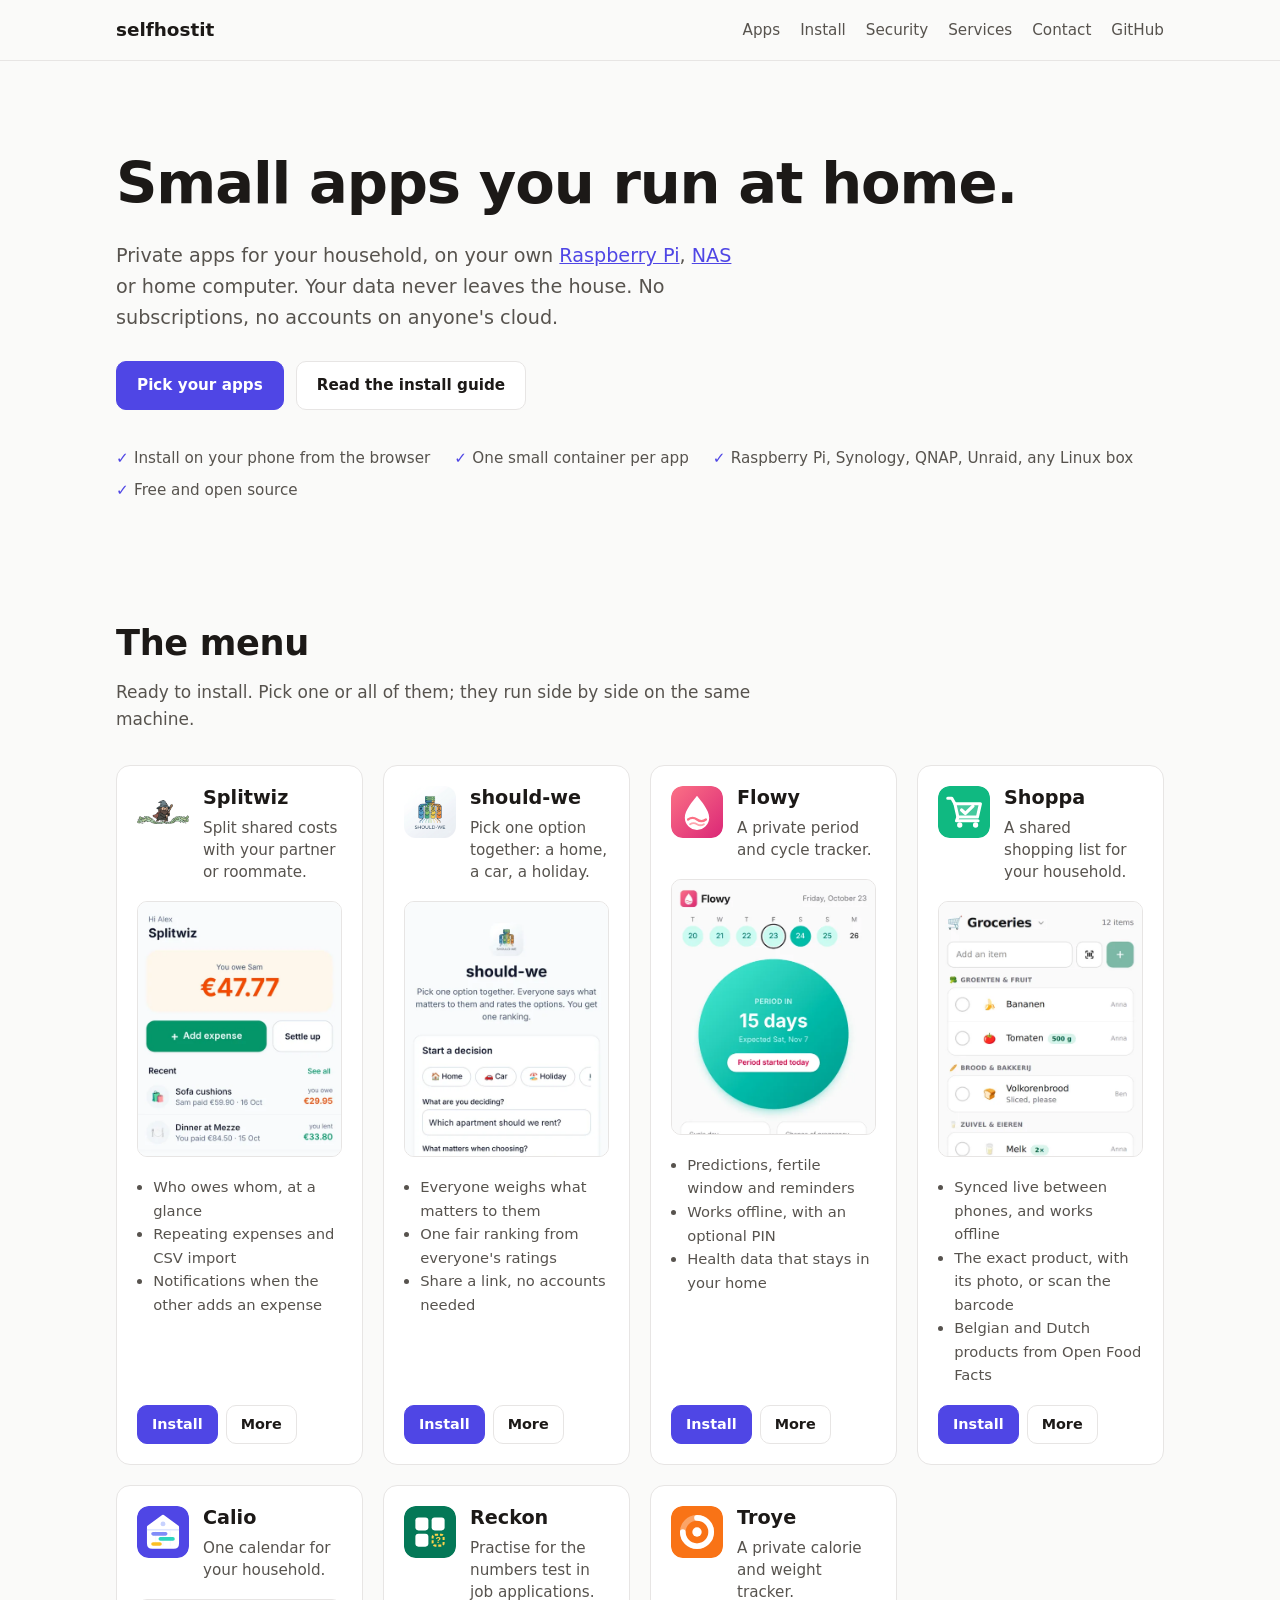
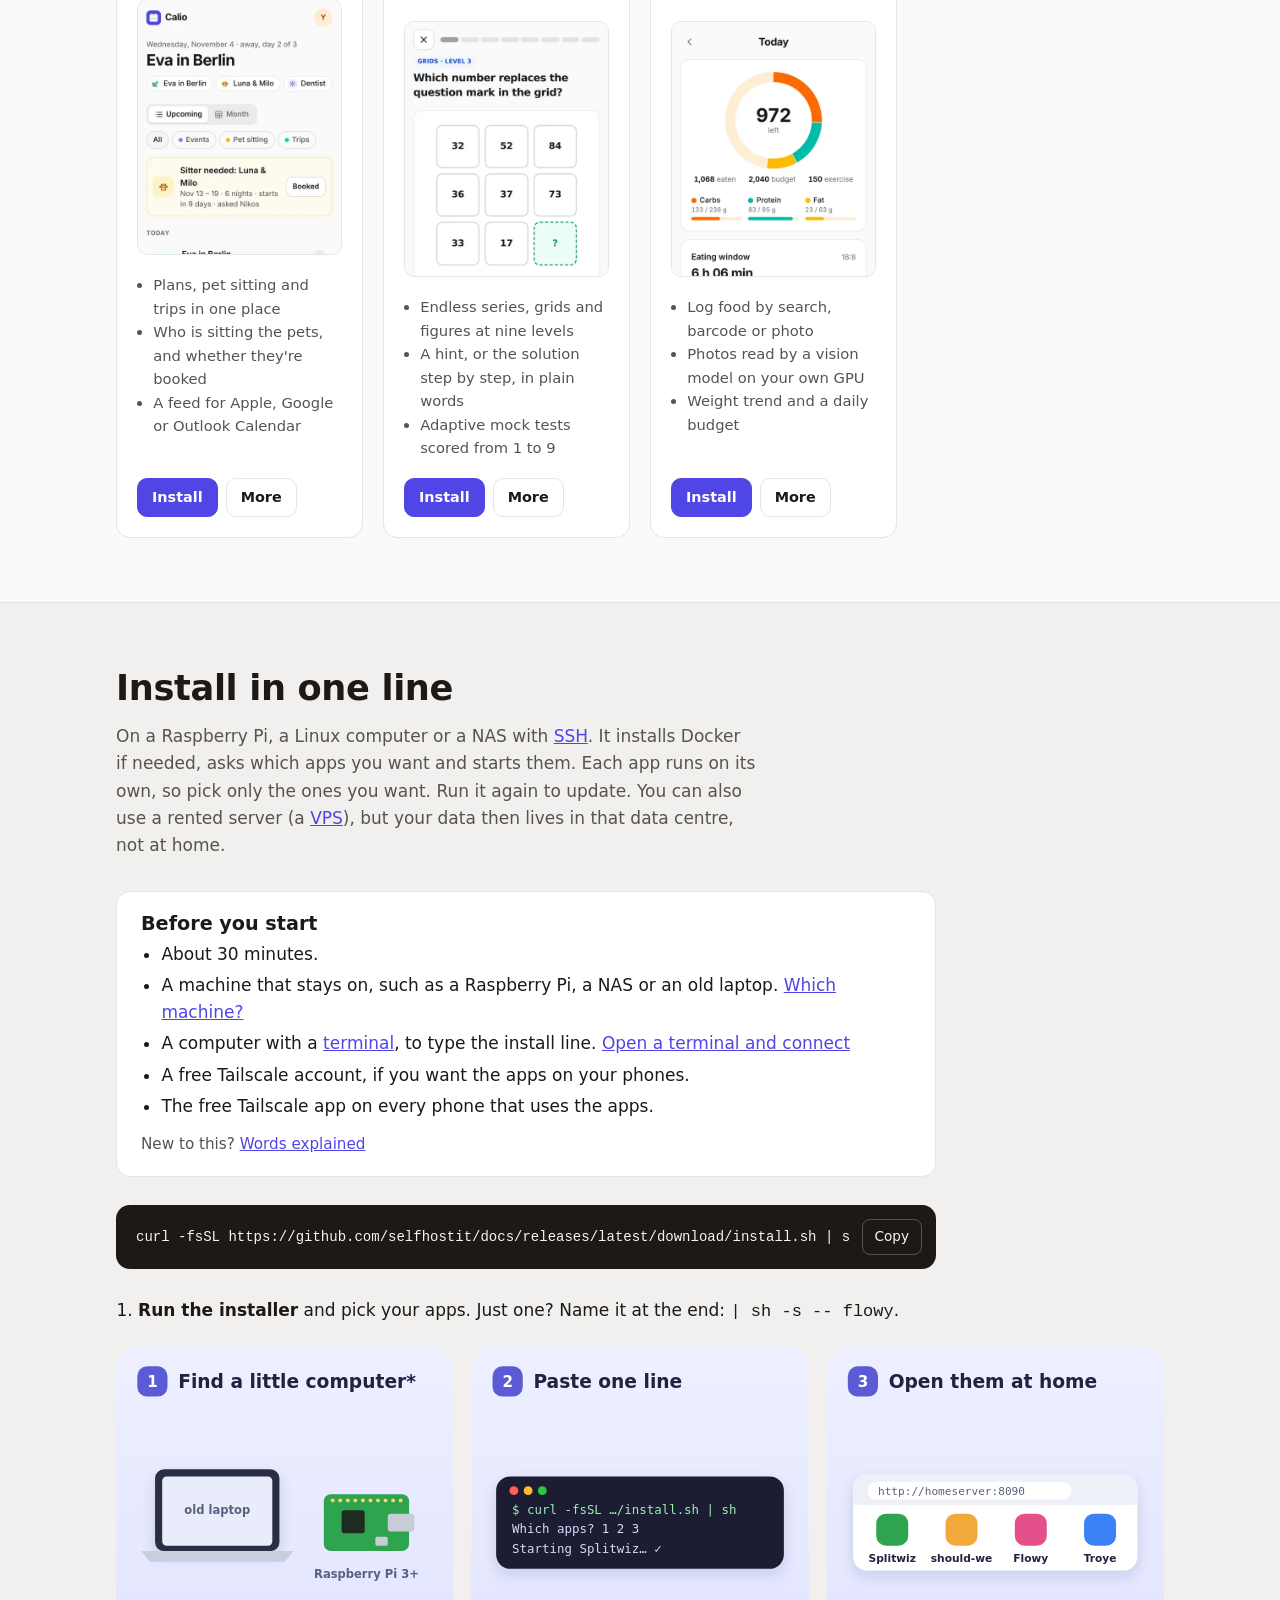
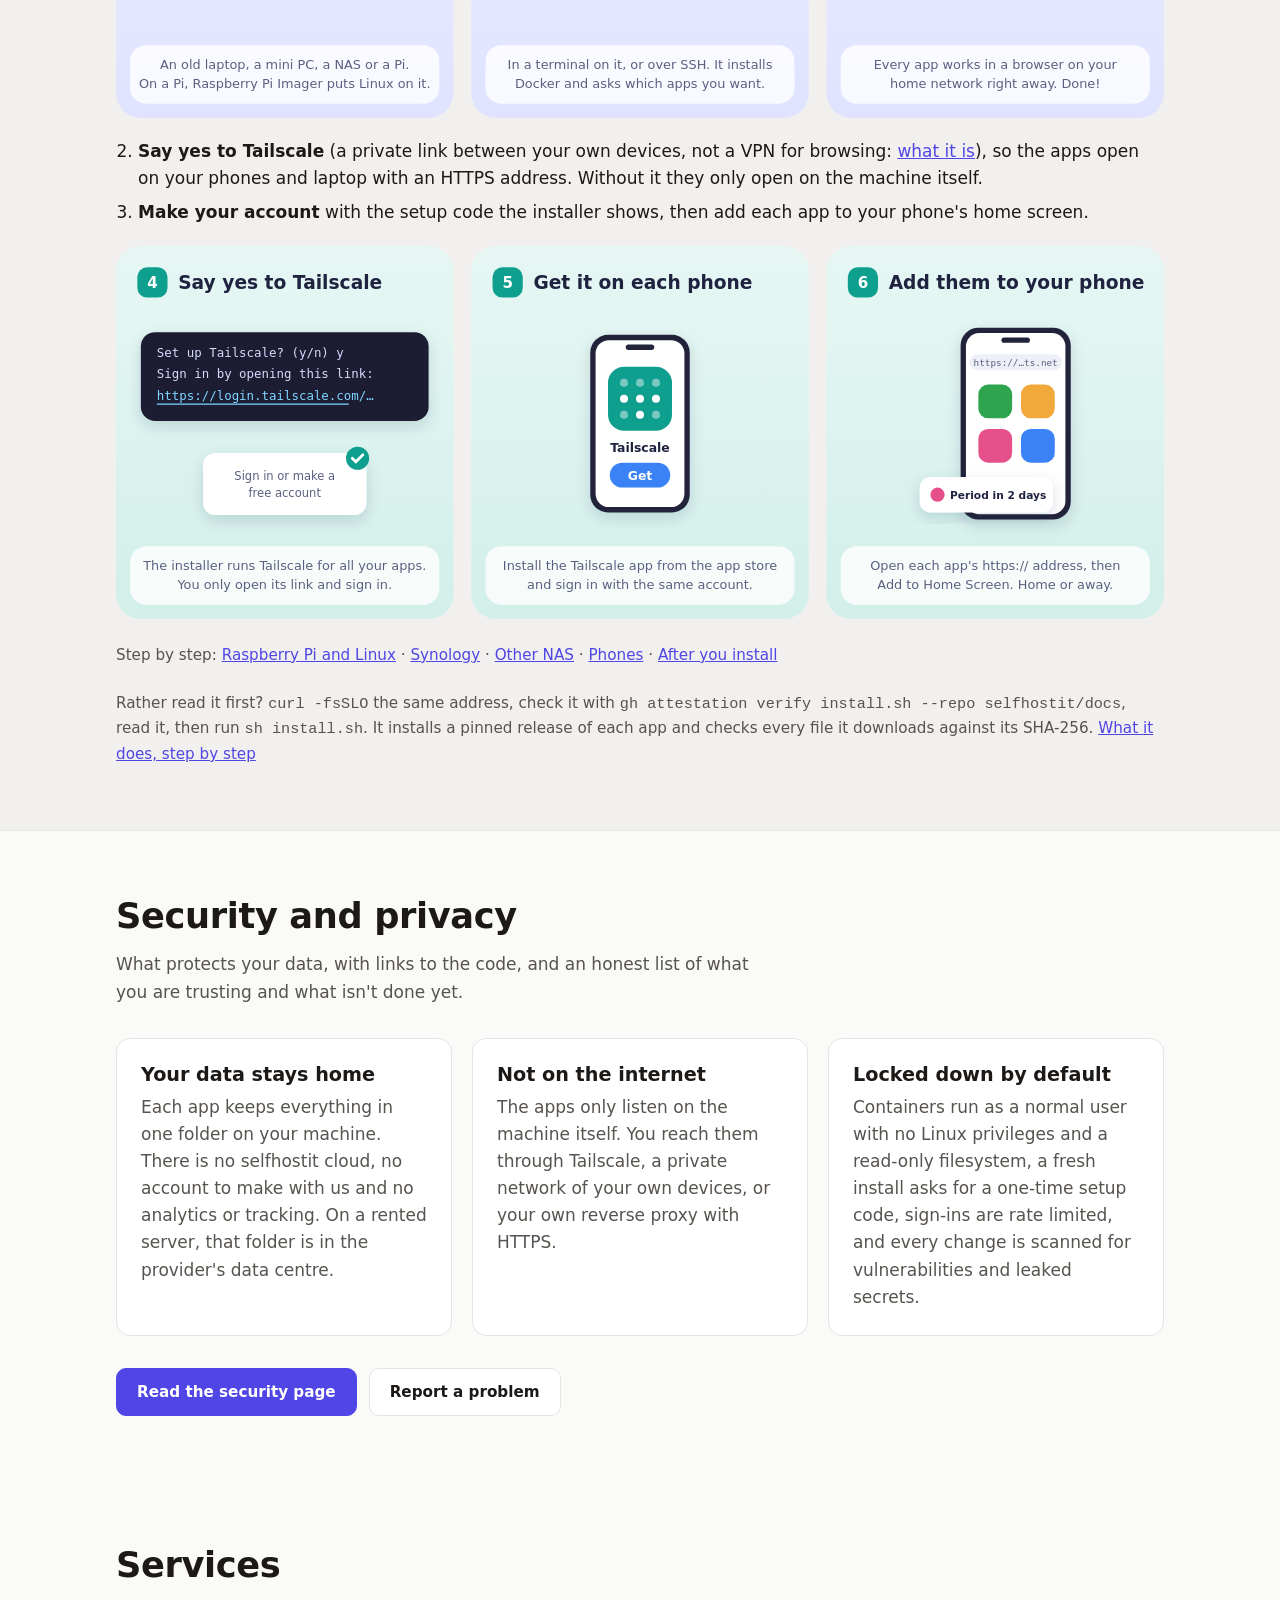
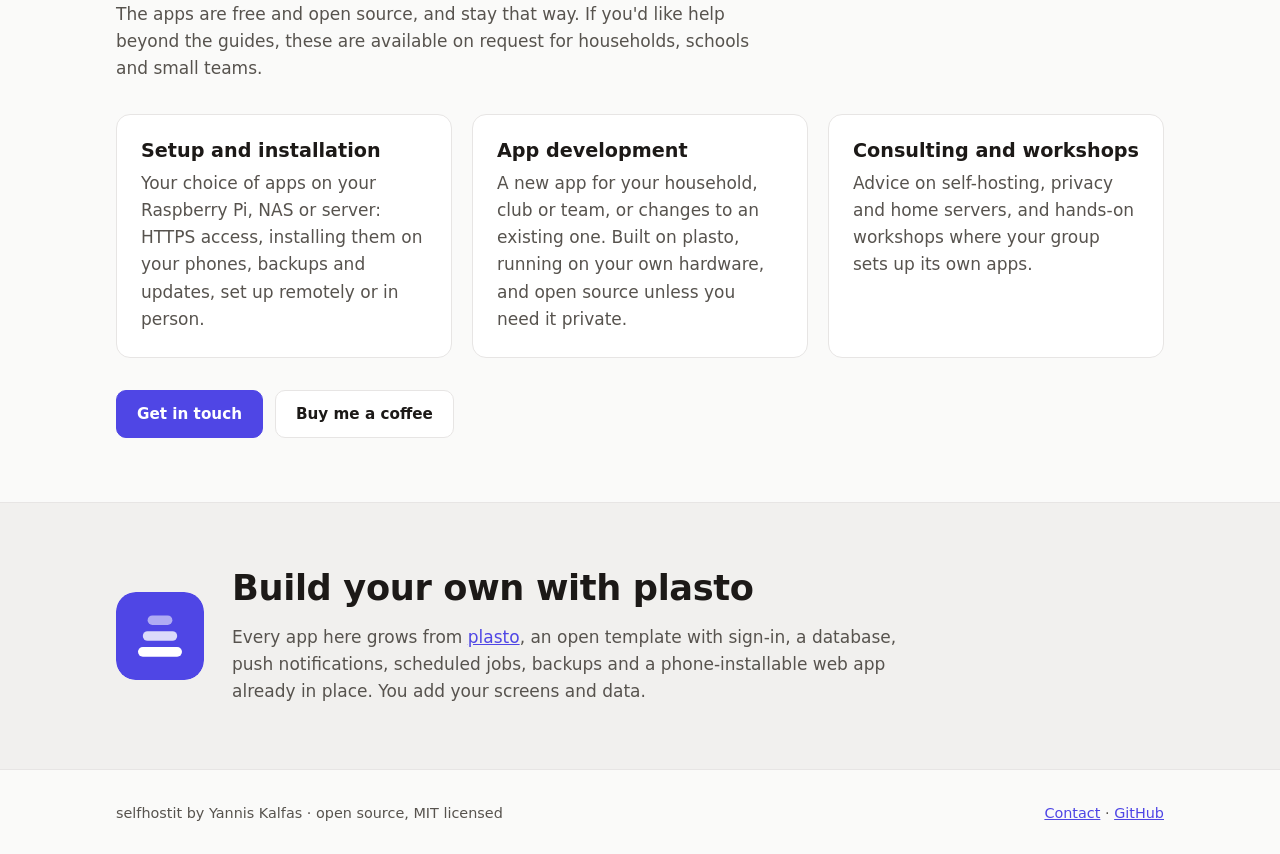
<file: index.html>
<!doctype html>
<html lang="en">
<head>
<meta charset="utf-8">
<meta name="viewport" content="width=device-width, initial-scale=1">
<title>selfhostit: small apps you run at home</title>
<meta name="description" content="Private apps for your household that run on your own Raspberry Pi, NAS or home computer. Free and open source, with setup, app development and workshops on request.">
<meta property="og:title" content="selfhostit">
<meta property="og:url" content="https://selfhostit.org/">
<link rel="canonical" href="https://selfhostit.org/">
<meta property="og:description" content="Small apps you run on your own hardware. Your data stays home.">
<link rel="icon" href="img/plasto.svg" type="image/svg+xml">
<link rel="stylesheet" href="style.css">
<link rel="alternate" type="text/plain" href="llms.txt" title="Summary for AI assistants">
</head>
<body>

<header class="top">
  <div class="wrap top-row">
    <a class="logo" href="./">selfhostit</a>
    <nav>
      <a href="#apps">Apps</a>
      <a href="#install">Install</a>
      <a href="#security" class="wide">Security</a>
      <a href="#services">Services</a>
      <a href="contact.html">Contact</a>
      <a href="https://github.com/selfhostit">GitHub</a>
    </nav>
  </div>
</header>

<main>

<section class="hero wrap">
  <h1>Small apps you run at home.</h1>
  <p class="lead">Private apps for your household, on your own
    <a href="https://github.com/selfhostit/docs/blob/main/words.md#raspberry-pi">Raspberry Pi</a>, <a href="https://github.com/selfhostit/docs/blob/main/words.md#nas">NAS</a> or home computer.
    Your data never leaves the house. No subscriptions, no accounts on anyone's cloud.</p>
  <div class="actions">
    <a class="btn primary" href="#apps">Pick your apps</a>
    <a class="btn" href="https://github.com/selfhostit/docs">Read the install guide</a>
  </div>
  <ul class="points">
    <li>Install on your phone from the browser</li>
    <li>One small container per app</li>
    <li>Raspberry Pi, Synology, QNAP, Unraid, any Linux box</li>
    <li>Free and open source</li>
  </ul>
</section>

<section id="apps" class="wrap">
  <h2>The menu</h2>
  <p class="sub">Ready to install. Pick one or all of them; they run side by side on the same machine.</p>

  <div class="apps">
    <article class="app">
      <div class="app-head">
        <img src="img/splitwiz.png" alt="" class="icon wide">
        <div>
          <h3>Splitwiz</h3>
          <p>Split shared costs with your partner or roommate.</p>
        </div>
      </div>
      <img class="shot" src="img/splitwiz-screen.webp" alt="Splitwiz home screen with the balance between two people" loading="lazy">
      <ul>
        <li>Who owes whom, at a glance</li>
        <li>Repeating expenses and CSV import</li>
        <li>Notifications when the other adds an expense</li>
      </ul>
      <div class="app-links">
        <a class="btn primary small" href="https://github.com/selfhostit/docs#quick-start">Install</a>
        <a class="btn small" href="https://github.com/selfhostit/splitwiz">More</a>
      </div>
    </article>

    <article class="app">
      <div class="app-head">
        <img src="img/should-we.png" alt="" class="icon">
        <div>
          <h3>should-we</h3>
          <p>Pick one option together: a home, a car, a holiday.</p>
        </div>
      </div>
      <img class="shot" src="img/should-we-screen.webp" alt="should-we start screen for a new decision" loading="lazy">
      <ul>
        <li>Everyone weighs what matters to them</li>
        <li>One fair ranking from everyone's ratings</li>
        <li>Share a link, no accounts needed</li>
      </ul>
      <div class="app-links">
        <a class="btn primary small" href="https://github.com/selfhostit/docs#quick-start">Install</a>
        <a class="btn small" href="https://github.com/selfhostit/should-we">More</a>
      </div>
    </article>

    <article class="app">
      <div class="app-head">
        <img src="img/flowy.svg" alt="" class="icon">
        <div>
          <h3>Flowy</h3>
          <p>A private period and cycle tracker.</p>
        </div>
      </div>
      <img class="shot" src="img/flowy-screen.webp" alt="Flowy today screen with days until the next period" loading="lazy">
      <ul>
        <li>Predictions, fertile window and reminders</li>
        <li>Works offline, with an optional PIN</li>
        <li>Health data that stays in your home</li>
      </ul>
      <div class="app-links">
        <a class="btn primary small" href="https://github.com/selfhostit/docs#quick-start">Install</a>
        <a class="btn small" href="https://github.com/selfhostit/flowy">More</a>
      </div>
    </article>

    <article class="app">
      <div class="app-head">
        <img src="img/shoppa.svg" alt="" class="icon">
        <div>
          <h3>Shoppa</h3>
          <p>A shared shopping list for your household.</p>
        </div>
      </div>
      <img class="shot" src="img/shoppa-screen.webp" alt="Shoppa shopping list grouped by section, with product photos" loading="lazy">
      <ul>
        <li>Synced live between phones, and works offline</li>
        <li>The exact product, with its photo, or scan the barcode</li>
        <li>Belgian and Dutch products from Open Food Facts</li>
      </ul>
      <div class="app-links">
        <a class="btn primary small" href="https://github.com/selfhostit/docs#quick-start">Install</a>
        <a class="btn small" href="https://github.com/selfhostit/shoppa">More</a>
      </div>
    </article>

    <article class="app">
      <div class="app-head">
        <img src="img/calio.svg" alt="" class="icon">
        <div>
          <h3>Calio</h3>
          <p>One calendar for your household.</p>
        </div>
      </div>
      <img class="shot" src="img/calio-screen.webp" alt="Calio upcoming list with a trip in progress and a pet sitter still needed" loading="lazy">
      <ul>
        <li>Plans, pet sitting and trips in one place</li>
        <li>Who is sitting the pets, and whether they're booked</li>
        <li>A feed for Apple, Google or Outlook Calendar</li>
      </ul>
      <div class="app-links">
        <a class="btn primary small" href="https://github.com/selfhostit/docs#quick-start">Install</a>
        <a class="btn small" href="https://github.com/selfhostit/calio">More</a>
      </div>
    </article>

    <article class="app">
      <div class="app-head">
        <img src="img/reckon.svg" alt="" class="icon">
        <div>
          <h3>Reckon</h3>
          <p>Practise for the numbers test in job applications.</p>
        </div>
      </div>
      <img class="shot" src="img/reckon-screen.webp" alt="Reckon: a number grid with one number missing, and a hint explaining how to think about it" loading="lazy">
      <ul>
        <li>Endless series, grids and figures at nine levels</li>
        <li>A hint, or the solution step by step, in plain words</li>
        <li>Adaptive mock tests scored from 1 to 9</li>
      </ul>
      <div class="app-links">
        <a class="btn primary small" href="https://github.com/selfhostit/docs#quick-start">Install</a>
        <a class="btn small" href="https://github.com/selfhostit/reckon">More</a>
      </div>
    </article>

    <article class="app">
      <div class="app-head">
        <img src="img/troye.svg" alt="" class="icon">
        <div>
          <h3>Troye</h3>
          <p>A private calorie and weight tracker.</p>
        </div>
      </div>
      <img class="shot" src="img/troye-screen.webp" alt="Troye's diary for today: a ring of calories left, coloured by carbs, protein and fat, above the meals" loading="lazy">
      <ul>
        <li>Log food by search, barcode or photo</li>
        <li>Photos read by a vision model on your own GPU</li>
        <li>Weight trend and a daily budget</li>
      </ul>
      <div class="app-links">
        <a class="btn primary small" href="https://github.com/selfhostit/docs#quick-start">Install</a>
        <a class="btn small" href="https://github.com/selfhostit/troye">More</a>
      </div>
    </article>
  </div>
</section>

<section id="install" class="band">
  <div class="wrap">
    <h2>Install in one line</h2>
    <p class="sub">On a Raspberry Pi, a Linux computer or a NAS with <a href="https://github.com/selfhostit/docs/blob/main/words.md#ssh">SSH</a>. It
      installs Docker if needed, asks which apps you want and starts them. Each app runs on its
      own, so pick only the ones you want. Run it again to update. You can also use a rented
      server (a <a href="https://github.com/selfhostit/docs/blob/main/words.md#vps">VPS</a>), but your data then lives in that data centre, not
      at home.</p>
    <div class="before">
      <h3>Before you start</h3>
      <ul>
        <li>About 30 minutes.</li>
        <li>A machine that stays on, such as a Raspberry Pi, a NAS or an old laptop.
          <a href="https://github.com/selfhostit/docs/blob/main/machine.md">Which machine?</a></li>
        <li>A computer with a <a href="https://github.com/selfhostit/docs/blob/main/words.md#terminal">terminal</a>, to type the install line.
          <a href="https://github.com/selfhostit/docs/blob/main/terminal.md">Open a terminal and connect</a></li>
        <li>A free Tailscale account, if you want the apps on your phones.</li>
        <li>The free Tailscale app on every phone that uses the apps.</li>
      </ul>
      <p>New to this? <a href="https://github.com/selfhostit/docs/blob/main/words.md">Words explained</a></p>
    </div>
    <div class="code">
      <code id="cmd">curl -fsSL https://github.com/selfhostit/docs/releases/latest/download/install.sh | sh</code>
      <button type="button" class="copy" data-copy="cmd">Copy</button>
    </div>
    <ol class="steps">
      <li><strong>Run the installer</strong> and pick your apps. Just one? Name it at the end:
        <code>| sh -s -- flowy</code>.</li>
    </ol>
    <a href="img/install.svg"><img class="comic" src="img/install.svg" width="1180" height="420" loading="lazy" alt="Three panels: find an old laptop or a Raspberry Pi, paste one line in a terminal and pick your apps, then open every app in a browser at home."></a>
    <ol class="steps" start="2">
      <li><strong>Say yes to Tailscale</strong> (a private link between your own devices, not a VPN
        for browsing: <a href="https://github.com/selfhostit/docs/blob/main/words.md#tailscale">what it is</a>), so the apps open on your phones and
        laptop with an HTTPS address. Without it they only open on the machine itself.</li>
      <li><strong>Make your account</strong> with the setup code the installer shows, then add
        each app to your phone's home screen.</li>
    </ol>
    <a href="img/phones.svg"><img class="comic" src="img/phones.svg" width="1180" height="420" loading="lazy" alt="Three panels: say yes to Tailscale in the installer and open its sign-in link, install the Tailscale app on each phone with the same account, then open each app's https address and add it to the home screen."></a>
    <p class="guides">Step by step:
      <a href="https://github.com/selfhostit/docs/blob/main/linux.md">Raspberry Pi and Linux</a> ·
      <a href="https://github.com/selfhostit/docs/blob/main/synology.md">Synology</a> ·
      <a href="https://github.com/selfhostit/docs/blob/main/other-nas.md">Other NAS</a> ·
      <a href="https://github.com/selfhostit/docs/blob/main/phones.md">Phones</a> ·
      <a href="https://github.com/selfhostit/docs/blob/main/first-steps.md">After you install</a></p>
    <p class="guides">Rather read it first? <code>curl -fsSLO</code> the same address, check it with
      <code>gh attestation verify install.sh --repo selfhostit/docs</code>, read it, then run
      <code>sh install.sh</code>. It installs a pinned release of each app and checks every file
      it downloads against its SHA-256.
      <a href="https://github.com/selfhostit/docs/blob/main/security.md#read-and-check-the-installer-before-you-run-it">What it does, step by step</a></p>
  </div>
</section>

<section id="security" class="wrap">
  <h2>Security and privacy</h2>
  <p class="sub">What protects your data, with links to the code, and an honest list of what
    you are trusting and what isn't done yet.</p>
  <div class="offers">
    <div class="offer">
      <h3>Your data stays home</h3>
      <p>Each app keeps everything in one folder on your machine. There is no selfhostit cloud,
        no account to make with us and no analytics or tracking. On a rented server, that folder
        is in the provider's data centre.</p>
    </div>
    <div class="offer">
      <h3>Not on the internet</h3>
      <p>The apps only listen on the machine itself. You reach them through Tailscale, a private
        network of your own devices, or your own reverse proxy with HTTPS.</p>
    </div>
    <div class="offer">
      <h3>Locked down by default</h3>
      <p>Containers run as a normal user with no Linux privileges and a read-only filesystem, a
        fresh install asks for a one-time setup code, sign-ins are rate limited, and every change
        is scanned for vulnerabilities and leaked secrets.</p>
    </div>
  </div>
  <div class="actions">
    <a class="btn primary" href="https://github.com/selfhostit/docs/blob/main/security.md">Read the security page</a>
    <a class="btn" href="https://github.com/selfhostit/.github/blob/main/SECURITY.md">Report a problem</a>
  </div>
</section>

<section id="services" class="wrap">
  <h2>Services</h2>
  <p class="sub">The apps are free and open source, and stay that way. If you'd like help
    beyond the guides, these are available on request for households, schools and small teams.</p>
  <div class="offers">
    <div class="offer">
      <h3>Setup and installation</h3>
      <p>Your choice of apps on your Raspberry Pi, NAS or server: HTTPS access, installing them
        on your phones, backups and updates, set up remotely or in person.</p>
    </div>
    <div class="offer">
      <h3>App development</h3>
      <p>A new app for your household, club or team, or changes to an existing one. Built on
        plasto, running on your own hardware, and open source unless you need it private.</p>
    </div>
    <div class="offer">
      <h3>Consulting and workshops</h3>
      <p>Advice on self-hosting, privacy and home servers, and hands-on workshops where your
        group sets up its own apps.</p>
    </div>
  </div>
  <div class="actions">
    <a class="btn primary" href="contact.html">Get in touch</a>
    <a class="btn" href="https://buymeacoffee.com/kalfasyan">Buy me a coffee</a>
  </div>
</section>

<section class="band">
  <div class="wrap build">
    <img src="img/plasto.svg" alt="" class="icon big">
    <div>
      <h2>Build your own with plasto</h2>
      <p>Every app here grows from <a href="https://github.com/selfhostit/plasto">plasto</a>, an open
        template with sign-in, a database, push notifications, scheduled jobs, backups and a
        phone-installable web app already in place. You add your screens and data.</p>
    </div>
  </div>
</section>

</main>

<footer class="wrap foot">
  <span>selfhostit by Yannis Kalfas · open source, MIT licensed</span>
  <span><a href="contact.html">Contact</a> · <a href="https://github.com/selfhostit">GitHub</a></span>
</footer>

<script>
  for (const b of document.querySelectorAll('[data-copy]')) {
    b.addEventListener('click', async () => {
      try {
        await navigator.clipboard.writeText(document.getElementById(b.dataset.copy).textContent)
        b.textContent = 'Copied'
        setTimeout(() => (b.textContent = 'Copy'), 1500)
      } catch {}
    })
  }
</script>
</body>
</html>
</file>
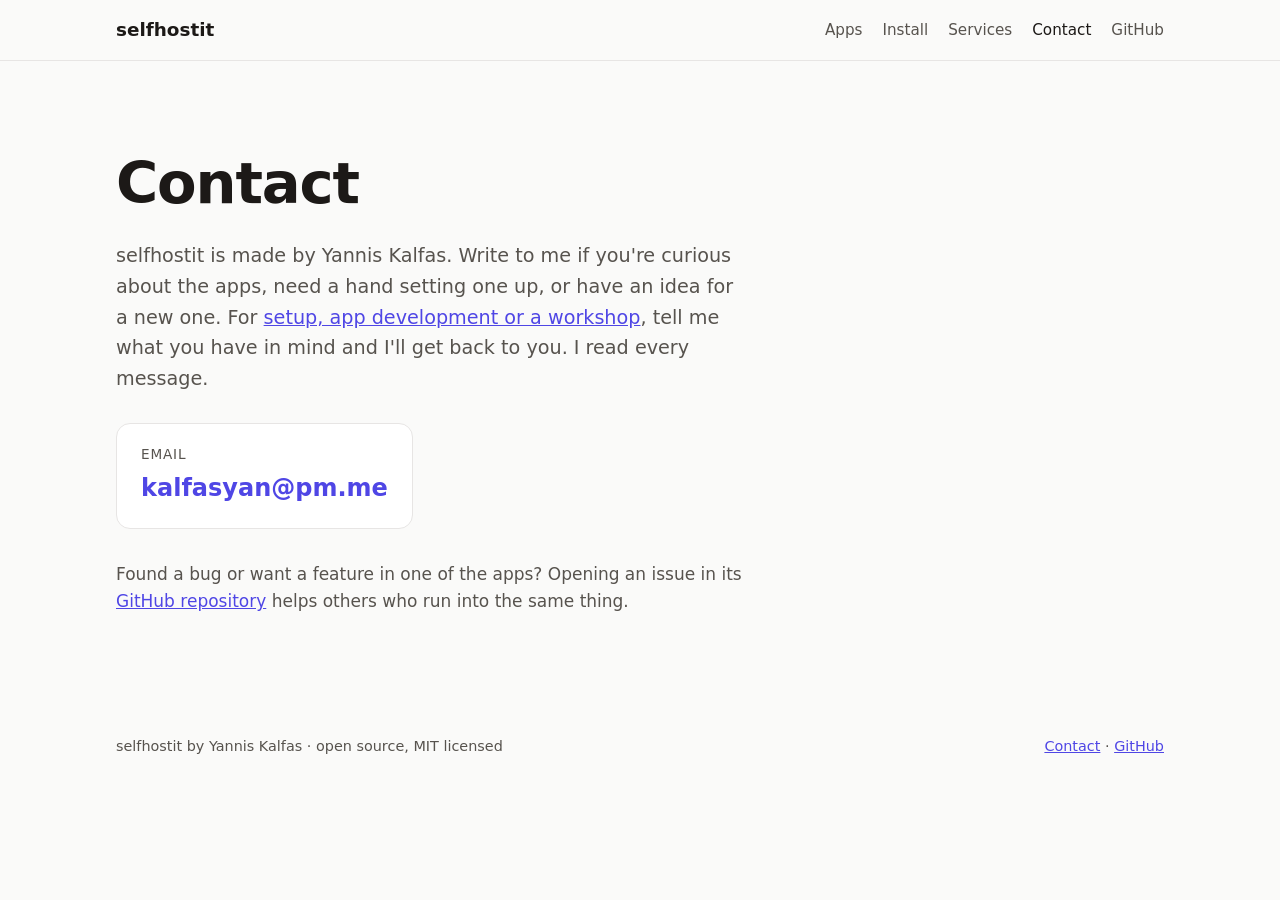
<file: contact.html>
<!doctype html>
<html lang="en">
<head>
<meta charset="utf-8">
<meta name="viewport" content="width=device-width, initial-scale=1">
<title>Contact · selfhostit</title>
<meta name="description" content="How to reach the person behind selfhostit.">
<link rel="canonical" href="https://selfhostit.org/contact.html">
<link rel="icon" href="img/plasto.svg" type="image/svg+xml">
<link rel="stylesheet" href="style.css">
</head>
<body>

<header class="top">
  <div class="wrap top-row">
    <a class="logo" href="./">selfhostit</a>
    <nav>
      <a href="./#apps">Apps</a>
      <a href="./#install">Install</a>
      <a href="./#services">Services</a>
      <a href="contact.html" aria-current="page">Contact</a>
      <a href="https://github.com/selfhostit">GitHub</a>
    </nav>
  </div>
</header>

<main>
<section class="hero wrap">
  <h1>Contact</h1>
  <p class="lead">selfhostit is made by Yannis Kalfas. Write to me if you're curious about the
    apps, need a hand setting one up, or have an idea for a new one. For
    <a href="./#services">setup, app development or a workshop</a>, tell me what you have in mind
    and I'll get back to you. I read every message.</p>

  <div class="contact-card">
    <span class="label">Email</span>
    <a class="email" href="mailto:kalfasyan@pm.me">kalfasyan@pm.me</a>
  </div>

  <p class="sub">Found a bug or want a feature in one of the apps? Opening an issue in its
    <a href="https://github.com/selfhostit">GitHub repository</a> helps others who run into the same thing.</p>
</section>
</main>

<footer class="wrap foot">
  <span>selfhostit by Yannis Kalfas · open source, MIT licensed</span>
  <span><a href="contact.html">Contact</a> · <a href="https://github.com/selfhostit">GitHub</a></span>
</footer>
</body>
</html>
</file>
<file: style.css>
:root {
  --bg: #fafaf9;
  --surface: #ffffff;
  --band: #f1f0ee;
  --text: #1c1917;
  --muted: #57534e;
  --line: #e7e5e4;
  --brand: #4f46e5;
  --brand-hover: #4338ca;
  --on-brand: #ffffff;
  --code-bg: #1c1917;
  --code-text: #f5f5f4;
  --radius: 14px;
  color-scheme: light dark;
}

@media (prefers-color-scheme: dark) {
  :root {
    --bg: #121110;
    --surface: #1c1a19;
    --band: #181716;
    --text: #f5f5f4;
    --muted: #a8a29e;
    --line: #2e2b29;
    --brand: #818cf8;
    --brand-hover: #a5b4fc;
    --on-brand: #121110;
    --code-bg: #0a0a09;
  }
}

* { box-sizing: border-box; }

body {
  margin: 0;
  background: var(--bg);
  color: var(--text);
  font: 17px/1.6 system-ui, -apple-system, "Segoe UI", Roboto, sans-serif;
}

a { color: var(--brand); }
a:hover { color: var(--brand-hover); }

.wrap { max-width: 1080px; margin: 0 auto; padding-inline: 16px; }

h1, h2, h3 { line-height: 1.2; margin: 0 0 .4em; }
h1 { font-size: clamp(2.2rem, 6vw, 3.6rem); letter-spacing: -.02em; }
h2 { font-size: clamp(1.6rem, 4vw, 2.2rem); letter-spacing: -.01em; }
h3 { font-size: 1.2rem; }

section { padding: 64px 0; }
.band { background: var(--band); border-block: 1px solid var(--line); }
.sub { color: var(--muted); max-width: 640px; margin: 0 0 32px; }

/* header */
.top { border-bottom: 1px solid var(--line); background: var(--bg); position: sticky; top: 0; z-index: 1; }
.top-row { display: flex; align-items: center; justify-content: space-between; height: 60px; gap: 16px; }
.logo { font-weight: 700; font-size: 1.15rem; color: var(--text); text-decoration: none; }
nav { display: flex; gap: 20px; }
nav a { color: var(--muted); text-decoration: none; font-size: .95rem; }
nav a:hover { color: var(--text); }

/* hero */
.hero { padding-block: 88px 56px; }
.lead { font-size: 1.2rem; color: var(--muted); max-width: 620px; margin: 0 0 28px; }
.actions { display: flex; flex-wrap: wrap; gap: 12px; }
.points { list-style: none; padding: 0; margin: 36px 0 0; display: flex; flex-wrap: wrap; gap: 8px 24px; color: var(--muted); font-size: .95rem; }
.points li::before { content: "✓ "; color: var(--brand); font-weight: 700; }

/* buttons */
.btn {
  display: inline-block;
  padding: 11px 20px;
  border-radius: 10px;
  border: 1px solid var(--line);
  background: var(--surface);
  color: var(--text);
  text-decoration: none;
  font-weight: 600;
  font-size: .95rem;
}
.btn:hover { border-color: var(--muted); color: var(--text); }
.btn.primary { background: var(--brand); border-color: var(--brand); color: var(--on-brand); }
.btn.primary:hover { background: var(--brand-hover); border-color: var(--brand-hover); color: var(--on-brand); }
.btn.small { padding: 7px 14px; font-size: .9rem; }

/* app menu */
.apps { display: grid; grid-template-columns: repeat(auto-fill, minmax(240px, 1fr)); gap: 20px; }
.app {
  display: flex; flex-direction: column;
  background: var(--surface);
  border: 1px solid var(--line);
  border-radius: var(--radius);
  padding: 20px;
}
.app-head { display: flex; gap: 14px; align-items: flex-start; }
.app-head p { margin: 0; color: var(--muted); font-size: .95rem; line-height: 1.45; }
.icon { width: 52px; height: 52px; border-radius: 12px; object-fit: contain; flex: none; }
.icon.wide { object-fit: contain; }
.icon.big { width: 88px; height: 88px; border-radius: 20px; }
.shot {
  width: 100%;
  aspect-ratio: 4 / 5;
  object-fit: cover;
  object-position: top;
  border-radius: 10px;
  border: 1px solid var(--line);
  margin: 18px 0 4px;
}
.app ul { padding-left: 1.1em; margin: 14px 0 18px; font-size: .92rem; color: var(--muted); }
.app-links { margin-top: auto; display: flex; gap: 8px; }
.tag {
  font-size: .7rem; font-weight: 600; vertical-align: middle; white-space: nowrap;
  padding: 2px 8px; border-radius: 99px;
  background: var(--band); border: 1px solid var(--line); color: var(--muted);
}

/* install */
.code {
  display: flex; align-items: center; gap: 12px;
  background: var(--code-bg); color: var(--code-text);
  border-radius: var(--radius);
  padding: 14px 14px 14px 20px;
  max-width: 820px;
}
.code code { flex: 1; overflow-x: auto; white-space: nowrap; font: 14px/1.5 ui-monospace, Menlo, Consolas, monospace; }
.copy {
  flex: none; cursor: pointer;
  background: transparent; color: var(--code-text);
  border: 1px solid #57534e; border-radius: 8px;
  padding: 6px 12px; font: inherit; font-size: .85rem;
}
.copy:hover { border-color: var(--code-text); }
.steps { margin: 28px 0 0; padding-left: 1.3em; display: grid; gap: 6px; }
.steps code { white-space: nowrap; }
.guides { margin: 24px 0 0; color: var(--muted); font-size: .95rem; }

/* plasto */
.build { display: flex; gap: 28px; align-items: center; }
.build p { margin: 0; color: var(--muted); max-width: 680px; }

/* footer */
.foot { display: flex; flex-wrap: wrap; justify-content: space-between; gap: 8px; padding-block: 32px; color: var(--muted); font-size: .9rem; }

@media (max-width: 600px) {
  nav { gap: 12px; }
  nav a { font-size: .9rem; }
  nav a:last-child { display: none; }
  nav a.wide { display: none; }
  section { padding: 48px 0; }
  .hero { padding-top: 56px; }
  .build { flex-direction: column; align-items: flex-start; }
}

/* contact */
.contact-card {
  display: inline-flex; flex-direction: column; gap: 4px;
  background: var(--surface); border: 1px solid var(--line); border-radius: var(--radius);
  padding: 20px 24px; margin-bottom: 32px; max-width: 100%;
}
.contact-card .label { color: var(--muted); font-size: .85rem; text-transform: uppercase; letter-spacing: .06em; }
.contact-card .email { font-size: clamp(1.2rem, 5vw, 1.5rem); font-weight: 600; text-decoration: none; overflow-wrap: anywhere; }
nav a[aria-current="page"] { color: var(--text); }

/* contact section on the home page */
.offers { display: grid; grid-template-columns: repeat(auto-fit, minmax(280px, 1fr)); gap: 20px; margin-bottom: 32px; }
.offer { background: var(--surface); border: 1px solid var(--line); border-radius: var(--radius); padding: 24px; }
.offer p { margin: 0; color: var(--muted); }

@media (max-width: 380px) {
  nav a[href$="#install"] { display: none; }
}

/* before you start, and the comics in the install steps */
.before {
  background: var(--surface); border: 1px solid var(--line); border-radius: var(--radius);
  padding: 20px 24px; margin: 0 0 28px; max-width: 820px;
}
.before h3 { margin-bottom: .3em; }
.before ul { margin: 0; padding-left: 1.2em; display: grid; gap: 4px; }
.before p { margin: 12px 0 0; color: var(--muted); font-size: .95rem; }
.comic { display: block; max-width: 100%; height: auto; margin: 20px 0; }
a:has(.comic) + .steps { margin-top: 0; }
@media (prefers-color-scheme: dark) {
  .comic { background: #f1f0ee; border-radius: var(--radius); padding: 8px; }
}
</file>
